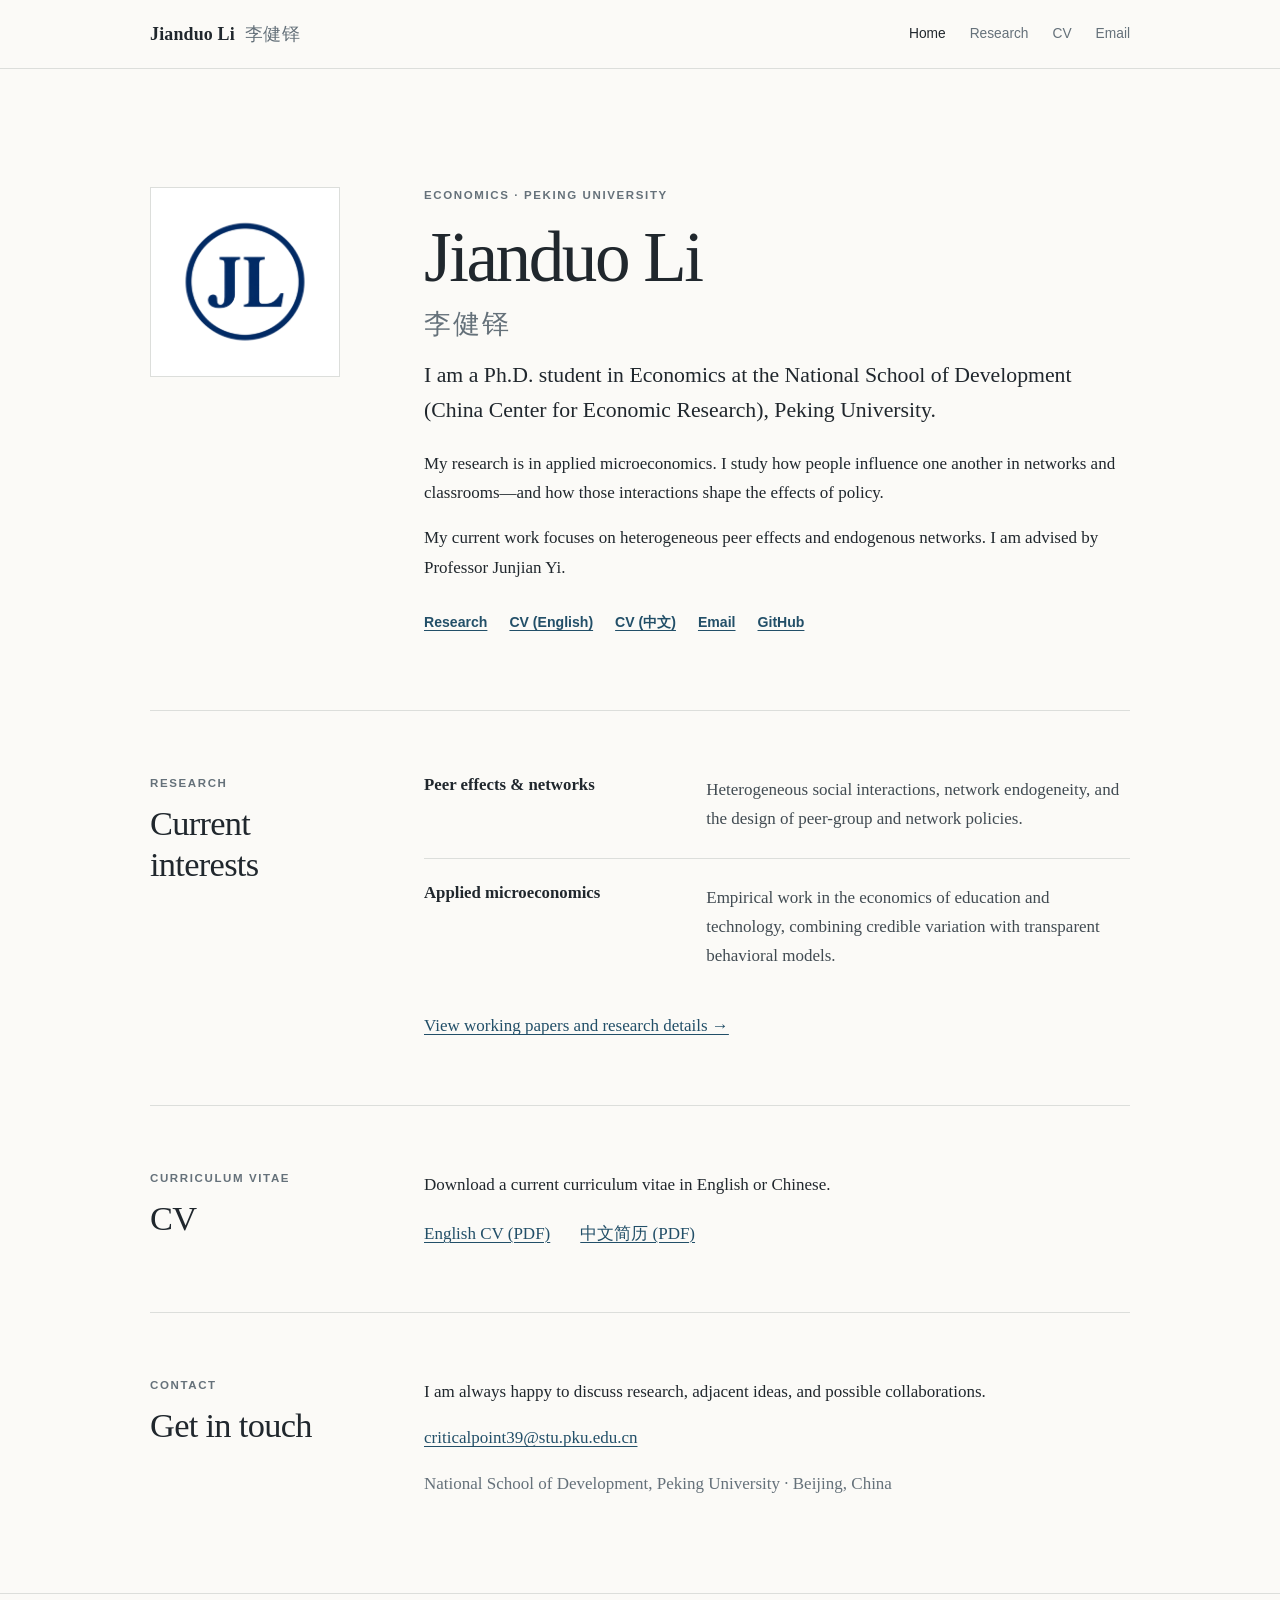
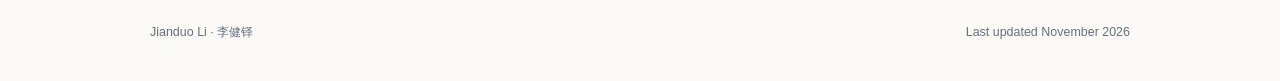
<file: index.html>
<!doctype html>
<html lang="en">
<head>
  <meta charset="utf-8">
  <meta name="viewport" content="width=device-width, initial-scale=1">
  <title>Jianduo Li | Economics</title>
  <meta name="description" content="Jianduo Li is a Ph.D. student in Economics at Peking University, working on peer effects, social networks, and applied microeconomics.">
  <link rel="canonical" href="https://jianduoli.com/">
  <link rel="icon" type="image/png" href="favicon.png">
  <link rel="stylesheet" href="style.css">
</head>
<body>
  <header class="site-header">
    <div class="nav-wrap">
      <a class="site-name" href="/">Jianduo Li <span>李健铎</span></a>
      <nav class="site-nav" aria-label="Primary navigation">
        <a href="/" aria-current="page">Home</a>
        <a href="/research/">Research</a>
        <a href="#cv">CV</a>
        <a href="mailto:criticalpoint39@stu.pku.edu.cn">Email</a>
      </nav>
    </div>
  </header>

  <main class="container">
    <section class="intro" aria-labelledby="intro-title">
      <img class="monogram" src="favicon.png" alt="Jianduo Li monogram">
      <div class="intro-copy">
        <p class="eyebrow">Economics · Peking University</p>
        <h1 id="intro-title">Jianduo Li <span class="chinese-name" lang="zh-CN">李健铎</span></h1>
        <p class="lead">I am a Ph.D. student in Economics at the National School of Development (China Center for Economic Research), Peking University.</p>
        <p>My research is in applied microeconomics. I study how people influence one another in networks and classrooms—and how those interactions shape the effects of policy.</p>
        <p>My current work focuses on heterogeneous peer effects and endogenous networks. I am advised by Professor Junjian Yi.</p>
        <div class="link-row" aria-label="Profile links">
          <a href="/research/">Research</a>
          <a href="resume_en.pdf">CV (English)</a>
          <a href="resume-cn.pdf">CV (中文)</a>
          <a href="mailto:criticalpoint39@stu.pku.edu.cn">Email</a>
          <a href="https://github.com/cp39">GitHub</a>
        </div>
      </div>
    </section>

    <section class="section" id="research" aria-labelledby="research-title">
      <div>
        <p class="section-label">Research</p>
        <h2 id="research-title">Current interests</h2>
      </div>
      <div class="section-body">
        <ul class="research-list">
          <li class="research-item">
            <h3>Peer effects &amp; networks</h3>
            <p>Heterogeneous social interactions, network endogeneity, and the design of peer-group and network policies.</p>
          </li>
          <li class="research-item">
            <h3>Applied microeconomics</h3>
            <p>Empirical work in the economics of education and technology, combining credible variation with transparent behavioral models.</p>
          </li>
        </ul>
        <p><a href="/research/">View working papers and research details →</a></p>
      </div>
    </section>

    <section class="section" id="cv" aria-labelledby="cv-title">
      <div>
        <p class="section-label">Curriculum Vitae</p>
        <h2 id="cv-title">CV</h2>
      </div>
      <div class="section-body">
        <p>Download a current curriculum vitae in English or Chinese.</p>
        <ul class="cv-links">
          <li><a href="resume_en.pdf">English CV (PDF)</a></li>
          <li><a href="resume-cn.pdf">中文简历 (PDF)</a></li>
        </ul>
      </div>
    </section>

    <section class="section" id="contact" aria-labelledby="contact-title">
      <div>
        <p class="section-label">Contact</p>
        <h2 id="contact-title">Get in touch</h2>
      </div>
      <div class="section-body">
        <p>I am always happy to discuss research, adjacent ideas, and possible collaborations.</p>
        <p><a href="mailto:criticalpoint39@stu.pku.edu.cn">criticalpoint39@stu.pku.edu.cn</a></p>
        <p class="quiet">National School of Development, Peking University · Beijing, China</p>
      </div>
    </section>
  </main>

  <footer class="site-footer">
    <div class="footer-wrap">
      <p>Jianduo Li · 李健铎</p>
      <p>Last updated November 2026</p>
    </div>
  </footer>
</body>
</html>
</file>
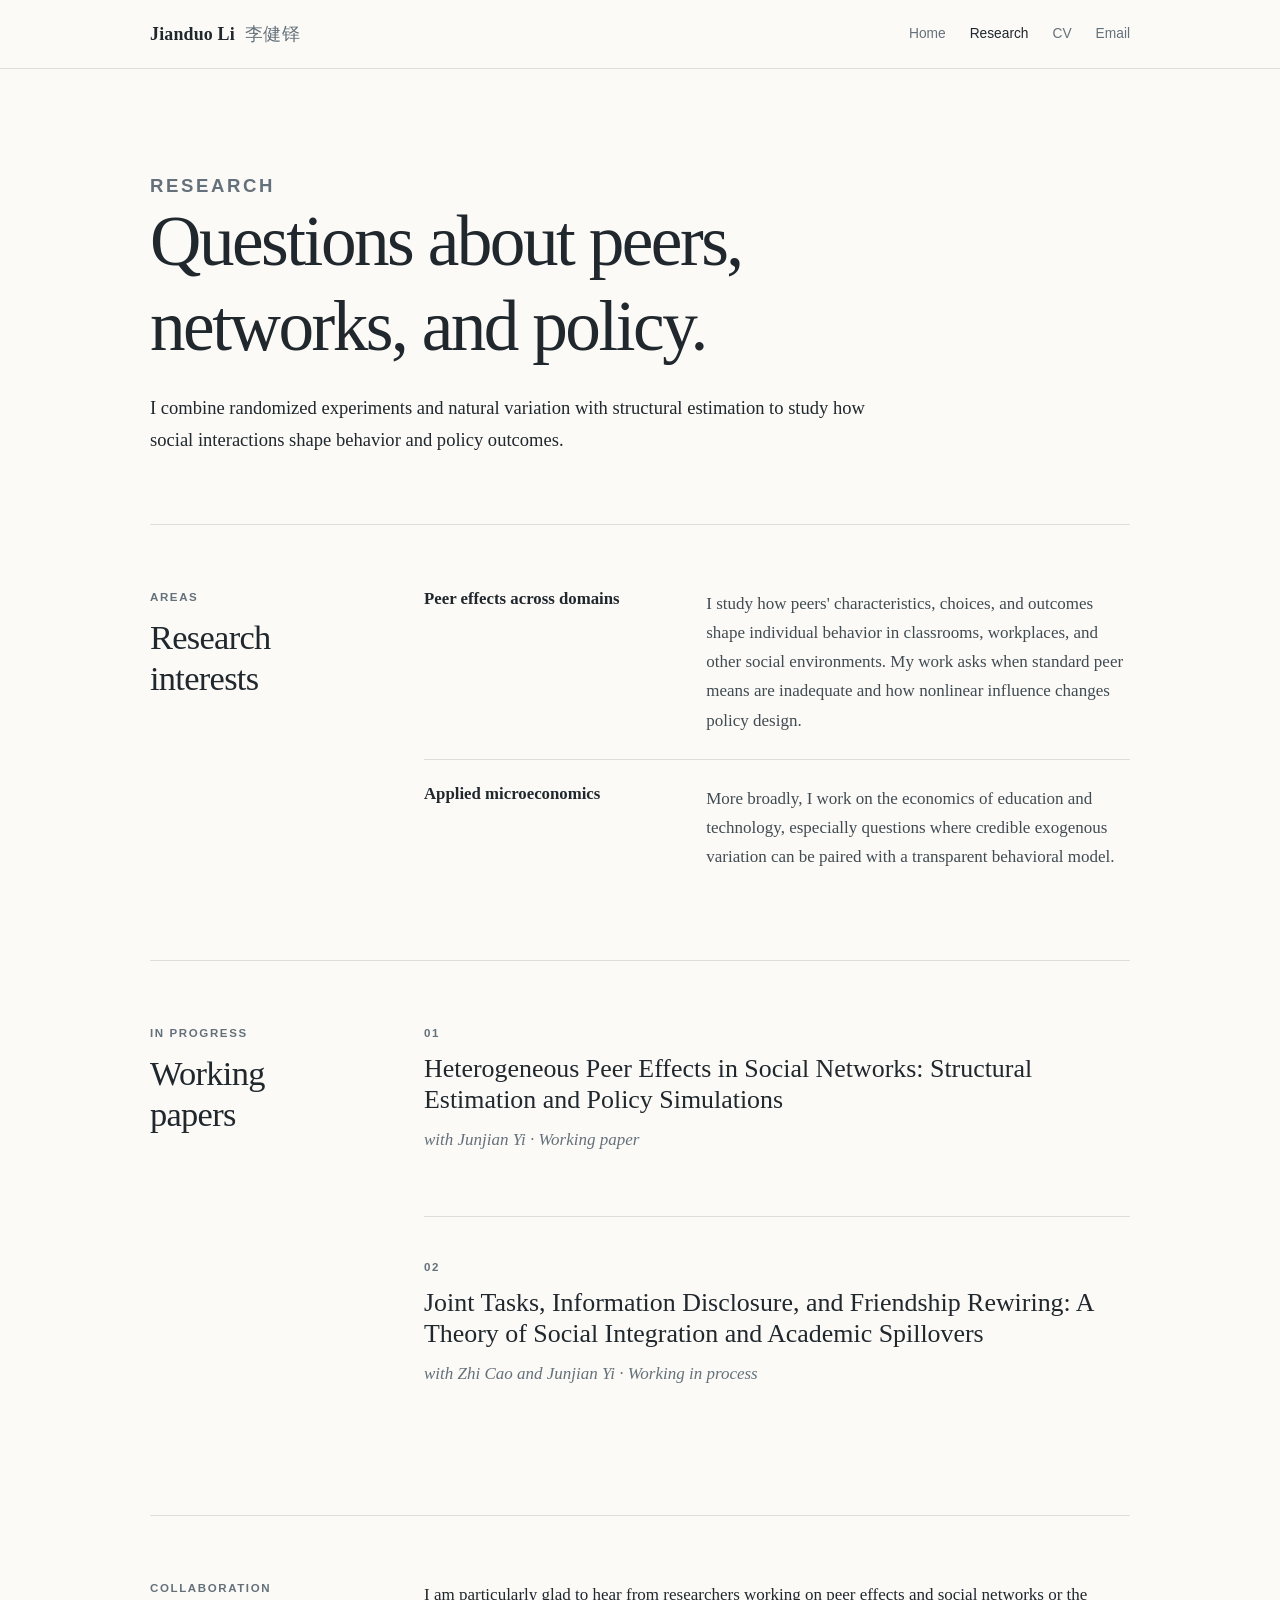
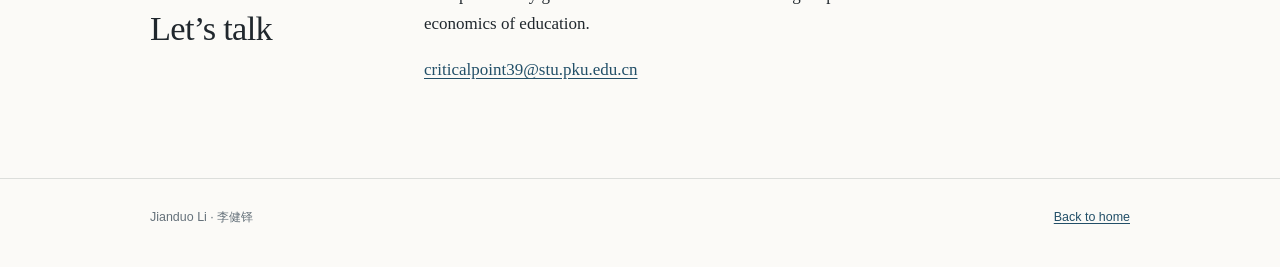
<file: research/index.html>
<!doctype html>
<html lang="en">
<head>
  <meta charset="utf-8">
  <meta name="viewport" content="width=device-width, initial-scale=1">
  <title>Research | Jianduo Li</title>
  <meta name="description" content="Research by Jianduo Li on peer effects, social networks, and applied microeconomics.">
  <link rel="canonical" href="https://jianduoli.com/research/">
  <link rel="icon" type="image/png" href="../favicon.png">
  <link rel="stylesheet" href="../style.css">
</head>
<body>
  <header class="site-header">
    <div class="nav-wrap">
      <a class="site-name" href="/">Jianduo Li <span>李健铎</span></a>
      <nav class="site-nav" aria-label="Primary navigation">
        <a href="/">Home</a>
        <a href="/research/" aria-current="page">Research</a>
        <a href="/resume_en.pdf">CV</a>
        <a href="mailto:criticalpoint39@stu.pku.edu.cn">Email</a>
      </nav>
    </div>
  </header>

  <main class="container">
    <header class="page-intro">
      <p class="eyebrow">Research</p>
      <h1>Questions about peers, networks, and policy.</h1>
      <p>I combine randomized experiments and natural variation with structural estimation to study how social interactions shape behavior and policy outcomes.</p>
    </header>

    <section class="section" aria-labelledby="interests-title">
      <div>
        <p class="section-label">Areas</p>
        <h2 id="interests-title">Research interests</h2>
      </div>
      <div class="section-body">
        <ul class="research-list">
          <li class="research-item">
            <h3>Peer effects across domains</h3>
            <p>I study how peers' characteristics, choices, and outcomes shape individual behavior in classrooms, workplaces, and other social environments. My work asks when standard peer means are inadequate and how nonlinear influence changes policy design.</p>
          </li>
          <li class="research-item">
            <h3>Applied microeconomics</h3>
            <p>More broadly, I work on the economics of education and technology, especially questions where credible exogenous variation can be paired with a transparent behavioral model.</p>
          </li>
        </ul>
      </div>
    </section>

    <section class="section" aria-labelledby="papers-title">
      <div>
        <p class="section-label">In progress</p>
        <h2 id="papers-title">Working papers</h2>
      </div>
      <div class="section-body">
        <ol class="paper-list">
          <li class="paper">
            <p class="paper-number">01</p>
            <h3>Heterogeneous Peer Effects in Social Networks: Structural Estimation and Policy Simulations</h3>
            <p class="paper-meta">with Junjian Yi · Working paper</p>
          </li>

          <li class="paper">
            <p class="paper-number">02</p>
            <h3>Joint Tasks, Information Disclosure, and Friendship Rewiring: A Theory of Social Integration and Academic Spillovers</h3>
            <p class="paper-meta">with Zhi Cao and Junjian Yi · Working in process</p>
          </li>
        </ol>
      </div>
    </section>

    <section class="section" aria-labelledby="collaboration-title">
      <div>
        <p class="section-label">Collaboration</p>
        <h2 id="collaboration-title">Let’s talk</h2>
      </div>
      <div class="section-body">
        <p>I am particularly glad to hear from researchers working on peer effects and social networks or the economics of education.</p>
        <p><a href="mailto:criticalpoint39@stu.pku.edu.cn">criticalpoint39@stu.pku.edu.cn</a></p>
      </div>
    </section>
  </main>

  <footer class="site-footer">
    <div class="footer-wrap">
      <p>Jianduo Li · 李健铎</p>
      <p><a href="/">Back to home</a></p>
    </div>
  </footer>
</body>
</html>
</file>
<file: style.css>
:root {
  --paper: #fbfaf7;
  --surface: #ffffff;
  --ink: #20272d;
  --muted: #65717a;
  --accent: #224f68;
  --line: #dcdedb;
  --max-width: 980px;
}

* {
  box-sizing: border-box;
}

html {
  scroll-behavior: smooth;
}

body {
  margin: 0;
  background: var(--paper);
  color: var(--ink);
  font-family: Georgia, "Times New Roman", serif;
  font-size: 17px;
  line-height: 1.72;
  -webkit-font-smoothing: antialiased;
}

a {
  color: var(--accent);
  text-decoration-thickness: 1px;
  text-underline-offset: 0.2em;
}

a:hover,
a:focus-visible {
  color: #102f42;
}

a:focus-visible {
  outline: 2px solid var(--accent);
  outline-offset: 4px;
}

.site-header {
  position: sticky;
  top: 0;
  z-index: 10;
  border-bottom: 1px solid var(--line);
  background: rgba(251, 250, 247, 0.96);
}

.nav-wrap {
  width: min(calc(100% - 40px), var(--max-width));
  min-height: 68px;
  margin: 0 auto;
  display: flex;
  align-items: center;
  justify-content: space-between;
  gap: 28px;
}

.site-name {
  color: var(--ink);
  font-size: 1.12rem;
  font-weight: 700;
  letter-spacing: 0.01em;
  text-decoration: none;
  white-space: nowrap;
}

.site-name span {
  margin-left: 0.35rem;
  color: var(--muted);
  font-weight: 400;
}

.site-nav {
  display: flex;
  align-items: center;
  gap: 24px;
  font-family: -apple-system, BlinkMacSystemFont, "Segoe UI", sans-serif;
  font-size: 0.86rem;
}

.site-nav a {
  color: var(--muted);
  text-decoration: none;
}

.site-nav a:hover,
.site-nav a:focus-visible,
.site-nav a[aria-current="page"] {
  color: var(--ink);
}

.container {
  width: min(calc(100% - 40px), var(--max-width));
  margin: 0 auto;
}

.intro {
  display: grid;
  grid-template-columns: 190px minmax(0, 1fr);
  gap: clamp(42px, 7vw, 84px);
  align-items: start;
  padding: clamp(72px, 10vw, 118px) 0 76px;
}

.monogram {
  width: 100%;
  aspect-ratio: 1;
  display: block;
  padding: 18px;
  border: 1px solid var(--line);
  background: var(--surface);
}

.eyebrow,
.section-label,
.paper-number {
  margin: 0 0 12px;
  color: var(--muted);
  font-family: -apple-system, BlinkMacSystemFont, "Segoe UI", sans-serif;
  font-size: 0.72rem;
  font-weight: 650;
  letter-spacing: 0.14em;
  line-height: 1.4;
  text-transform: uppercase;
}

h1,
h2,
h3 {
  color: var(--ink);
  font-weight: 500;
  line-height: 1.2;
}

h1 {
  margin: 0 0 18px;
  font-size: clamp(2.55rem, 6vw, 4.45rem);
  letter-spacing: -0.035em;
}

h1 .chinese-name {
  display: block;
  margin-top: 0.45rem;
  color: var(--muted);
  font-size: 0.38em;
  font-weight: 400;
  letter-spacing: 0.08em;
}

.lead {
  max-width: 680px;
  margin: 0 0 22px;
  font-size: clamp(1.15rem, 2.2vw, 1.36rem);
  line-height: 1.58;
}

.intro-copy p:not(.eyebrow):not(.lead) {
  max-width: 700px;
  margin: 0 0 16px;
}

.link-row {
  display: flex;
  flex-wrap: wrap;
  gap: 8px 22px;
  margin-top: 28px;
  font-family: -apple-system, BlinkMacSystemFont, "Segoe UI", sans-serif;
  font-size: 0.88rem;
}

.link-row a {
  font-weight: 600;
}

.section {
  display: grid;
  grid-template-columns: 190px minmax(0, 1fr);
  gap: clamp(42px, 7vw, 84px);
  padding: 64px 0;
  border-top: 1px solid var(--line);
  scroll-margin-top: 88px;
}

.section h2 {
  margin: 0;
  font-size: clamp(1.65rem, 3vw, 2.15rem);
  letter-spacing: -0.02em;
}

.section-body > :first-child {
  margin-top: 0;
}

.section-body > :last-child {
  margin-bottom: 0;
}

.research-list,
.paper-list {
  list-style: none;
  margin: 0;
  padding: 0;
}

.research-item {
  display: grid;
  grid-template-columns: minmax(190px, 0.75fr) minmax(0, 1.25fr);
  gap: 28px;
  padding: 24px 0;
  border-top: 1px solid var(--line);
}

.research-item:first-child {
  padding-top: 0;
  border-top: 0;
}

.research-item h3 {
  margin: 0;
  font-size: 1.05rem;
  font-weight: 600;
}

.research-item p {
  margin: 0;
  color: #414b52;
}

.cv-links {
  display: flex;
  flex-wrap: wrap;
  gap: 12px 30px;
  margin: 20px 0 0;
  padding: 0;
  list-style: none;
}

.quiet {
  color: var(--muted);
}

.page-intro {
  max-width: 760px;
  padding: clamp(66px, 9vw, 104px) 0 68px;
}

.page-intro h1 {
  margin-bottom: 22px;
}

.page-intro p {
  max-width: 720px;
  margin: 0;
  font-size: 1.16rem;
}

.paper {
  padding: 42px 0;
  border-top: 1px solid var(--line);
}

.paper:first-child {
  padding-top: 0;
  border-top: 0;
}

.paper h3 {
  max-width: 740px;
  margin: 0 0 10px;
  font-size: clamp(1.28rem, 2.5vw, 1.62rem);
}

.paper-meta {
  margin: 0 0 20px;
  color: var(--muted);
  font-style: italic;
}

.paper-abstract {
  margin: 0;
}

.keywords {
  margin: 17px 0 0;
  color: var(--muted);
  font-family: -apple-system, BlinkMacSystemFont, "Segoe UI", sans-serif;
  font-size: 0.82rem;
  line-height: 1.65;
}

.site-footer {
  margin-top: 30px;
  border-top: 1px solid var(--line);
}

.footer-wrap {
  width: min(calc(100% - 40px), var(--max-width));
  margin: 0 auto;
  padding: 28px 0 38px;
  display: flex;
  justify-content: space-between;
  gap: 20px;
  color: var(--muted);
  font-family: -apple-system, BlinkMacSystemFont, "Segoe UI", sans-serif;
  font-size: 0.78rem;
}

.footer-wrap p {
  margin: 0;
}

@media (max-width: 720px) {
  .nav-wrap {
    min-height: auto;
    padding: 16px 0;
    align-items: flex-start;
  }

  .site-name span {
    display: none;
  }

  .site-nav {
    gap: 14px;
    font-size: 0.8rem;
  }

  .intro,
  .section {
    grid-template-columns: 1fr;
    gap: 30px;
  }

  .intro {
    padding: 58px 0 58px;
  }

  .monogram {
    width: 122px;
    padding: 10px;
  }

  .section {
    padding: 50px 0;
  }

  .research-item {
    grid-template-columns: 1fr;
    gap: 8px;
  }

  .footer-wrap {
    flex-direction: column;
    gap: 6px;
  }
}

@media (max-width: 430px) {
  .nav-wrap,
  .container,
  .footer-wrap {
    width: min(calc(100% - 28px), var(--max-width));
  }

  .nav-wrap {
    flex-direction: column;
    gap: 8px;
  }

  .site-name span {
    display: inline;
  }

  .site-nav {
    width: 100%;
    gap: 20px;
  }
}

@media (prefers-reduced-motion: reduce) {
  html {
    scroll-behavior: auto;
  }
}
</file>
